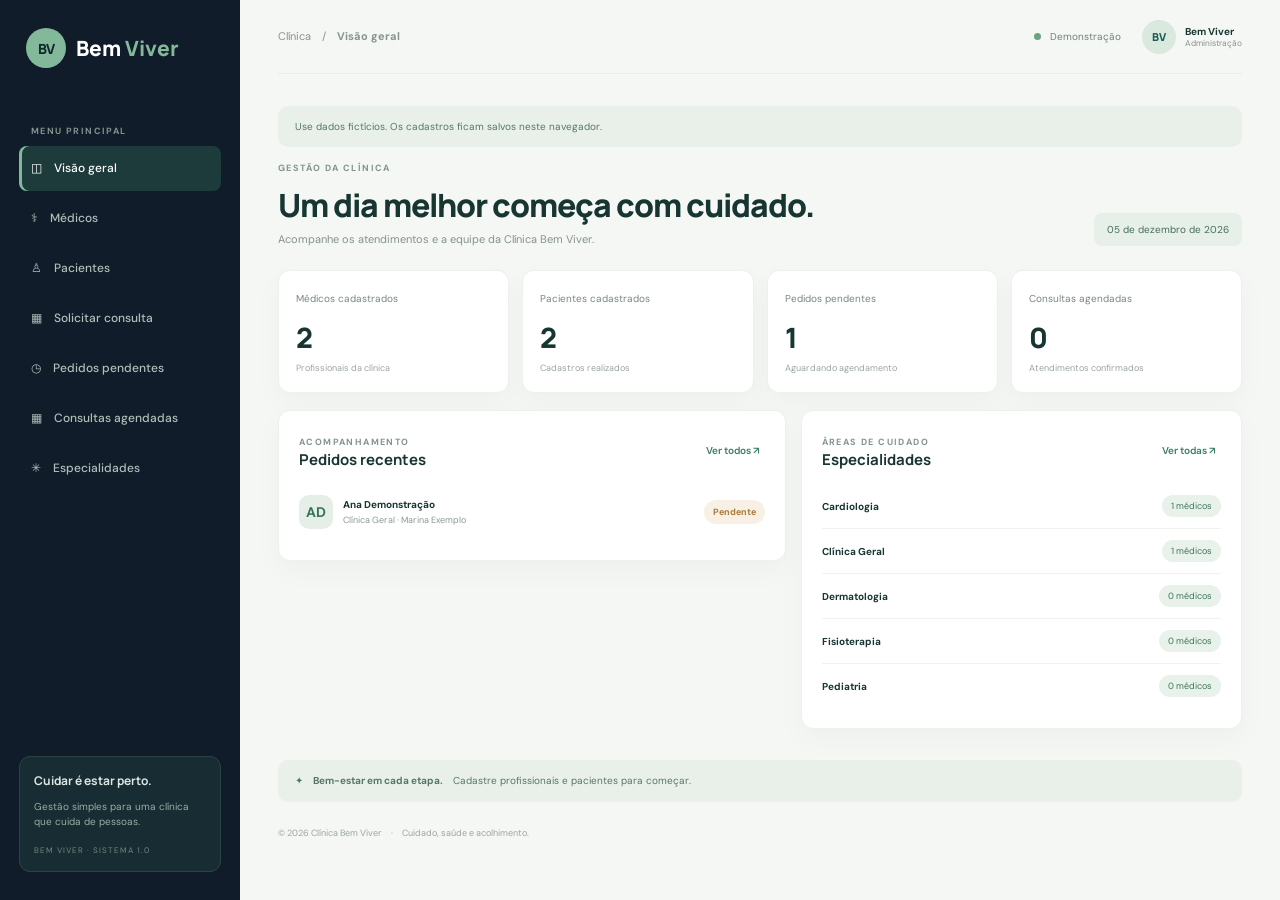
<file: index.html>
<!DOCTYPE html>
<html lang="pt-BR" data-origem="navegador">
<head>
    <meta charset="UTF-8">
    <meta name="viewport" content="width=device-width, initial-scale=1">
    <title>Clínica Bem Viver</title>

    <link rel="preconnect" href="https://fonts.googleapis.com">
    <link href="https://fonts.googleapis.com/css2?family=DM+Sans:wght@400;500;600;700&family=Manrope:wght@500;600;700;800&display=swap" rel="stylesheet">

    <link rel="stylesheet" href="./css/style.css">
    <script src="./js/script.js" defer></script>
</head>

<body>

    <aside class="sidebar" id="sidebar">

        <a class="brand" href="#">
            <span class="logo">BV</span>
            <span class="brand-name">
                <span>Bem</span>
                <span class="light">Viver</span>
            </span>
        </a>

        <p class="label">MENU PRINCIPAL</p>

        <nav>
            <button class="nav active" aria-current="page" data-page="inicio">◫　Visão geral</button>
            <button class="nav" data-page="medicos">⚕　Médicos</button>
            <button class="nav" data-page="pacientes">♙　Pacientes</button>
            <button class="nav" data-page="consultas">▦　Solicitar consulta</button>
            <button class="nav" data-page="pendentes">◷　Pedidos pendentes</button>
            <button class="nav" data-page="agendadas">▦　Consultas agendadas</button>
            <button class="nav" data-page="especialidades">✳　Especialidades</button>
        </nav>

        <div class="aside-bottom">
            <b>Cuidar é estar perto.</b>
            <p>Gestão simples para uma clínica que cuida de pessoas.</p>
            <small>BEM VIVER · SISTEMA 1.0</small>
        </div>

    </aside>

    <main>

        <header>
            <button id="menu" class="menu" type="button" aria-label="Menu" aria-controls="sidebar" aria-expanded="false">☰</button>

            <div class="crumb">
                Clínica　/　<b id="crumb">Visão geral</b>
            </div>

            <div class="data-state">
                <i id="dot"></i>
                <span id="dataStatus" aria-live="polite">Carregando…</span>
                <b class="avatar">BV</b>

                <span class="user">
                    Bem Viver
                    <small>Administração</small>
                </span>
            </div>
        </header>

        <p class="note" id="dataNote">Use dados fictícios. Os cadastros ficam salvos neste navegador.</p>

        <!-- VISÃO GERAL -->

        <section id="inicio" class="page show">

            <div class="heading">
                <div>
                    <small class="eyebrow">GESTÃO DA CLÍNICA</small>
                    <h1>Um dia melhor começa com cuidado.</h1>
                    <p>Acompanhe os atendimentos e a equipe da Clínica Bem Viver.</p>
                </div>

                <span class="date" id="today"></span>
            </div>

            <div class="stats">

                <article>
                    <span>Médicos cadastrados</span>
                    <b id="nMed">—</b>
                    <small>Profissionais da clínica</small>
                </article>

                <article>
                    <span>Pacientes cadastrados</span>
                    <b id="nPac">—</b>
                    <small>Cadastros realizados</small>
                </article>

                <article>
                    <span>Pedidos pendentes</span>
                    <b id="nPen">—</b>
                    <small>Aguardando agendamento</small>
                </article>

                <article>
                    <span>Consultas agendadas</span>
                    <b id="nAge">—</b>
                    <small>Atendimentos confirmados</small>
                </article>

            </div>

            <div class="columns">

                <article class="panel">

                    <div class="panel-title">
                        <div>
                            <small class="eyebrow">ACOMPANHAMENTO</small>
                            <h2>Pedidos recentes</h2>
                        </div>

                        <button class="link" data-go="pendentes">Ver todos ↗</button>
                    </div>

                    <div id="recent"></div>

                </article>

                <article class="panel">

                    <div class="panel-title">
                        <div>
                            <small class="eyebrow">ÁREAS DE CUIDADO</small>
                            <h2>Especialidades</h2>
                        </div>

                        <button class="link" data-go="especialidades">Ver todas ↗</button>
                    </div>

                    <div id="summary"></div>

                </article>

            </div>

            <div class="note">
                ✦　<b>Bem-estar em cada etapa.</b>　Cadastre profissionais e pacientes para começar.
            </div>

        </section>

        <!-- MÉDICOS -->

        <section id="medicos" class="page">

            <div class="heading">
                <div>
                    <small class="eyebrow">CORPO CLÍNICO</small>
                    <h1>Médicos</h1>
                    <p>Cadastre profissionais e consulte suas especialidades.</p>
                </div>
            </div>

            <div class="columns">

                <article class="panel">

                    <h2>Cadastrar médico</h2>
                    <p class="sub">Preencha os dados do profissional.</p>

                    <form id="doctorForm" class="form" autocomplete="off">

                        <label>
                            Nome completo
                            <input name="nome" maxlength="150" required>
                        </label>

                        <label>
                            CRM
                            <input name="crm" maxlength="30" required>
                        </label>

                        <label>
                            E-mail
                            <input name="email" type="email" maxlength="150" required>
                        </label>

                        <label>
                            Telefone
                            <input name="telefone" type="tel" maxlength="20" required>
                        </label>

                        <label>
                            Especialidade
                            <select name="id_especialidades" id="specialtySelect" required></select>
                        </label>

                        <label>
                            Minicurrículo <small>opcional</small>
                            <textarea name="minicurriculo" rows="3" maxlength="500"></textarea>
                        </label>

                        <button type="submit" class="primary">Salvar médico</button>

                        <span id="doctorMsg" class="msg"></span>

                    </form>

                </article>

                <article class="panel">

                    <div class="panel-title">
                        <h2>Profissionais disponíveis</h2>
                        <span class="pill" id="doctorCount">0</span>
                    </div>

                    <div id="doctors"></div>

                </article>

            </div>

        </section>

        <!-- PACIENTES -->

        <section id="pacientes" class="page">

            <div class="heading">
                <div>
                    <small class="eyebrow">ACOLHIMENTO</small>
                    <h1>Pacientes</h1>
                    <p>Cadastre e consulte os pacientes da clínica.</p>
                </div>
            </div>

            <div class="columns">

                <article class="panel">

                    <h2>Novo paciente</h2>
                    <p class="sub">Dados para identificação e contato.</p>

                    <form id="patientForm" class="form" autocomplete="off">

                        <label>
                            Nome completo
                            <input name="nome" maxlength="150" required>
                        </label>

                        <label>
                            CPF
                            <input name="cpf" inputmode="numeric" required maxlength="14" pattern="[0-9]{11}|[0-9]{3}\.[0-9]{3}\.[0-9]{3}-[0-9]{2}" title="Informe 11 números" placeholder="000.000.000-00">
                        </label>

                        <label>
                            Data de nascimento
                            <input name="data_nascimento" type="date" required>
                        </label>

                        <label>
                            E-mail
                            <input name="email" type="email" maxlength="150" required>
                        </label>

                        <label>
                            Telefone
                            <input name="telefone" type="tel" maxlength="20" required>
                        </label>

                        <button type="submit" class="primary">Cadastrar paciente</button>

                        <span id="patientMsg" class="msg"></span>

                    </form>

                </article>

                <article class="panel">

                    <div class="panel-title">
                        <h2>Pacientes cadastrados</h2>
                        <span class="pill" id="patientCount">0</span>
                    </div>

                    <div id="patients" class="tablebox"></div>

                </article>

            </div>

        </section>

        <!-- CONSULTAS -->

        <section id="consultas" class="page">

            <div class="heading">
                <div>
                    <small class="eyebrow">AGENDAMENTO</small>
                    <h1>Solicitar consulta</h1>
                    <p>Registre um pedido escolhendo paciente e médico.</p>
                </div>
            </div>

            <article class="panel narrow">

                <div class="panel-title">

                    <div>
                        <h2>Novo pedido de consulta</h2>
                        <p class="sub">O pedido será criado com status pendente.</p>
                    </div>

                    <span class="status pendente">Pendente</span>

                </div>

                <form id="appointmentForm" class="form" autocomplete="off">

                    <label>
                        Paciente
                        <select name="id_paciente" id="patientSelect" required></select>
                    </label>

                    <label>
                        Médico
                        <select name="id_profissional" id="doctorSelect" required></select>
                    </label>

                    <label>
                        Especialidade
                        <input id="chosenSpecialty" readonly>
                    </label>

                    <label>
                        Observações <small>opcional</small>
                        <textarea name="observacoes" rows="3" maxlength="500"></textarea>
                    </label>

                    <button type="submit" class="primary">Enviar solicitação</button>

                    <span id="appointmentMsg" class="msg confirmation-box"></span>

                </form>

            </article>

        </section>

        <!-- PEDIDOS PENDENTES -->

        <section id="pendentes" class="page">

            <div class="heading">
                <div>
                    <small class="eyebrow">CENTRAL DE ATENDIMENTO</small>
                    <h1>Pedidos pendentes</h1>
                    <p>Solicitações aguardando confirmação de data e horário.</p>
                </div>

                <button type="button" class="secondary" id="refresh">↻ Atualizar lista</button>

            </div>

            <div id="pending" class="pending-grid"></div>

        </section>

        <!-- CONSULTAS AGENDADAS -->

        <section id="agendadas" class="page">

            <div class="heading">
                <div>
                    <small class="eyebrow">AGENDA DA CLÍNICA</small>
                    <h1>Consultas agendadas</h1>
                    <p>Consulte, edite ou exclua os atendimentos confirmados.</p>
                </div>
            </div>

            <article class="panel">
                <h2>Lista de consultas</h2>
                <div id="appointments" class="tablebox"></div>
            </article>

        </section>

        <!-- ESPECIALIDADES -->

        <section id="especialidades" class="page">

            <div class="heading">
                <div>
                    <small class="eyebrow">ÁREAS DE CUIDADO</small>
                    <h1>Especialidades</h1>
                    <p>Especialidades disponíveis para cadastro do corpo clínico.</p>
                </div>
            </div>

            <article class="panel narrow">
                <h2>Cadastrar especialidade</h2>
                <form id="specialtyForm" class="form" autocomplete="off">
                    <label>Nome <input name="nome" maxlength="100" required></label>
                    <label>Descrição <textarea name="descricao" rows="2" maxlength="255"></textarea></label>
                    <button type="submit" class="primary">Salvar especialidade</button>
                    <span id="specialtyMsg" class="msg"></span>
                </form>
            </article>

            <div id="specialties" class="specialty-grid"></div>

        </section>

        <footer>
            © 2026 Clínica Bem Viver　·　Cuidado, saúde e acolhimento.
        </footer>

    </main>

    <!-- MENSAGENS DO SISTEMA -->

    <dialog id="editor" aria-labelledby="editorTitle">
        <form id="editorForm" class="form" autocomplete="off">
            <h2 id="editorTitle"></h2>
            <div id="editorFields" class="form"></div>
            <p id="editorMsg" class="msg" aria-live="polite" hidden></p>
            <div class="editor-actions">
                <button type="button" id="editorCancel" class="secondary">Cancelar</button>
                <button type="submit" id="editorSave" class="primary">Salvar</button>
            </div>
        </form>
    </dialog>

    <template id="agendaFields">
        <label>
            Status
            <select name="status" required>
                <option value="pendente">Pendente</option>
                <option value="agendada">Agendada</option>
                <option value="cancelada">Cancelada</option>
                <option value="concluida">Concluída</option>
            </select>
        </label>
        <label>Data da consulta <input name="data_consulta" type="date"></label>
        <label>Horário da consulta <input name="horario_consulta" type="time" step="1"></label>
    </template>

    <div id="toast" class="toast" role="status"></div>


</body>
</html>
</file>
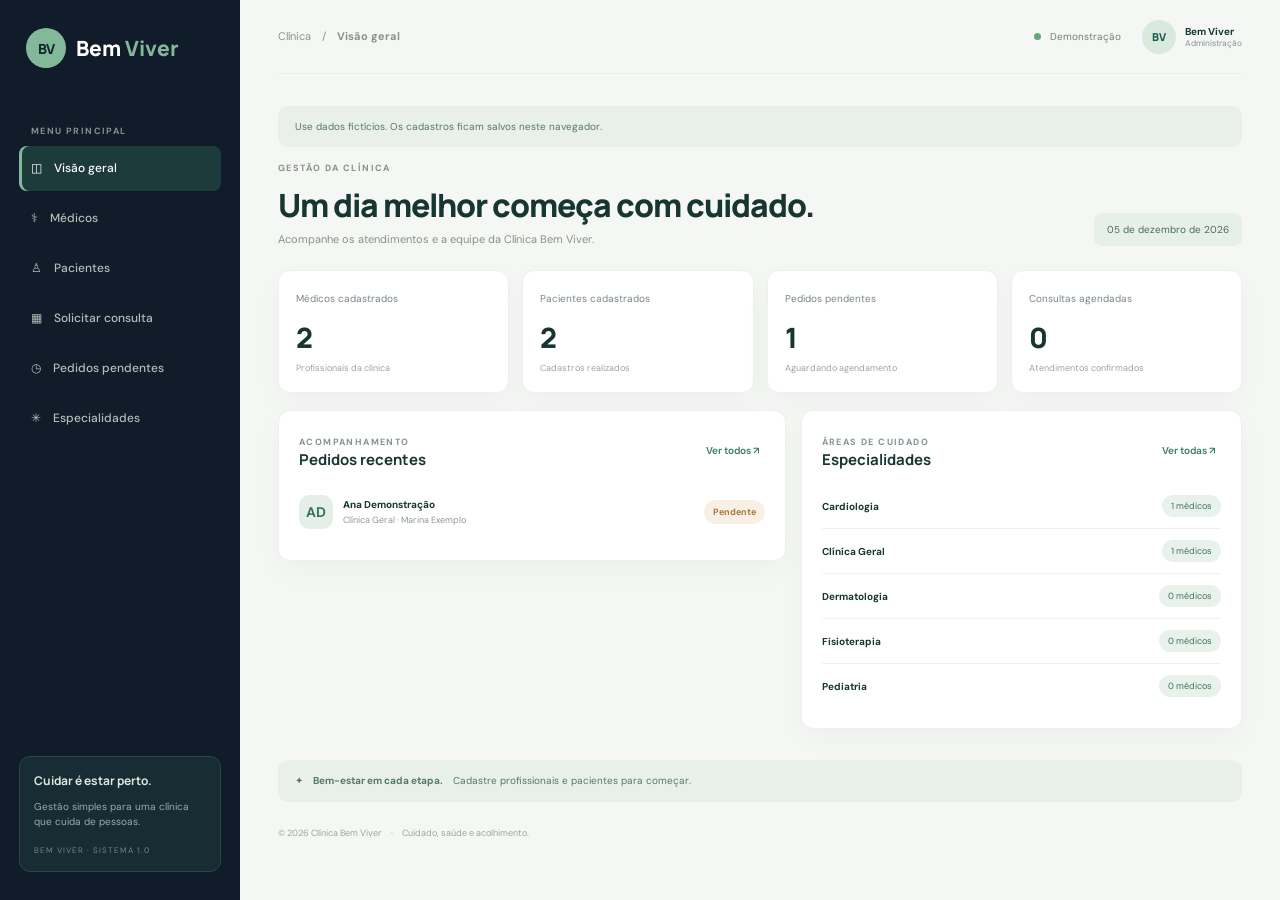
<file: parte3/index.html>
<!DOCTYPE html>
<html lang="pt-BR">
<head>
    <meta charset="UTF-8">
    <meta name="viewport" content="width=device-width, initial-scale=1">
    <title>Clínica Bem Viver</title>

    <link rel="preconnect" href="https://fonts.googleapis.com">
    <link href="https://fonts.googleapis.com/css2?family=DM+Sans:wght@400;500;600;700&family=Manrope:wght@500;600;700;800&display=swap" rel="stylesheet">

    <link rel="stylesheet" href="css/style.css">
</head>

<body>

    <aside class="sidebar" id="sidebar">

        <a class="brand" href="#">
            <span class="logo">BV</span>
            <span class="brand-name">
                <span>Bem</span>
                <span class="light">Viver</span>
            </span>
        </a>

        <p class="label">MENU PRINCIPAL</p>

        <nav>
            <button class="nav active" data-page="inicio">◫　Visão geral</button>
            <button class="nav" data-page="medicos">⚕　Médicos</button>
            <button class="nav" data-page="pacientes">♙　Pacientes</button>
            <button class="nav" data-page="consultas">▦　Solicitar consulta</button>
            <button class="nav" data-page="pendentes">◷　Pedidos pendentes</button>
            <button class="nav" data-page="especialidades">✳　Especialidades</button>
        </nav>

        <div class="aside-bottom">
            <b>Cuidar é estar perto.</b>
            <p>Gestão simples para uma clínica que cuida de pessoas.</p>
            <small>BEM VIVER · SISTEMA 1.0</small>
        </div>

    </aside>

    <main>

        <header>
            <button id="menu" class="menu">☰</button>

            <div class="crumb">
                Clínica　/　<b id="crumb">Visão geral</b>
            </div>

            <div class="data-state">
                <i id="dot"></i>
                <span id="dataStatus" aria-live="polite">Carregando…</span>
                <b class="avatar">BV</b>

                <span class="user">
                    Bem Viver
                    <small>Administração</small>
                </span>
            </div>
        </header>

        <p class="note">Use dados fictícios. Os cadastros ficam salvos neste navegador.</p>

        <!-- VISÃO GERAL -->

        <section id="inicio" class="page show">

            <div class="heading">
                <div>
                    <small class="eyebrow">GESTÃO DA CLÍNICA</small>
                    <h1>Um dia melhor começa com cuidado.</h1>
                    <p>Acompanhe os atendimentos e a equipe da Clínica Bem Viver.</p>
                </div>

                <span class="date" id="today"></span>
            </div>

            <div class="stats">

                <article>
                    <span>Médicos cadastrados</span>
                    <b id="nMed">—</b>
                    <small>Profissionais da clínica</small>
                </article>

                <article>
                    <span>Pacientes cadastrados</span>
                    <b id="nPac">—</b>
                    <small>Cadastros realizados</small>
                </article>

                <article>
                    <span>Pedidos pendentes</span>
                    <b id="nPen">—</b>
                    <small>Aguardando agendamento</small>
                </article>

                <article>
                    <span>Consultas agendadas</span>
                    <b id="nAge">—</b>
                    <small>Atendimentos confirmados</small>
                </article>

            </div>

            <div class="columns">

                <article class="panel">

                    <div class="panel-title">
                        <div>
                            <small class="eyebrow">ACOMPANHAMENTO</small>
                            <h2>Pedidos recentes</h2>
                        </div>

                        <button class="link" data-go="pendentes">Ver todos ↗</button>
                    </div>

                    <div id="recent"></div>

                </article>

                <article class="panel">

                    <div class="panel-title">
                        <div>
                            <small class="eyebrow">ÁREAS DE CUIDADO</small>
                            <h2>Especialidades</h2>
                        </div>

                        <button class="link" data-go="especialidades">Ver todas ↗</button>
                    </div>

                    <div id="summary"></div>

                </article>

            </div>

            <div class="note">
                ✦　<b>Bem-estar em cada etapa.</b>　Cadastre profissionais e pacientes para começar.
            </div>

        </section>

        <!-- MÉDICOS -->

        <section id="medicos" class="page">

            <div class="heading">
                <div>
                    <small class="eyebrow">CORPO CLÍNICO</small>
                    <h1>Médicos</h1>
                    <p>Cadastre profissionais e consulte suas especialidades.</p>
                </div>
            </div>

            <div class="columns">

                <article class="panel">

                    <h2>Cadastrar médico</h2>
                    <p class="sub">Preencha os dados do profissional.</p>

                    <form id="doctorForm" class="form" autocomplete="off">

                        <label>
                            Nome completo
                            <input name="nome" maxlength="150" required>
                        </label>

                        <label>
                            CRM
                            <input name="crm" maxlength="30" required>
                        </label>

                        <label>
                            E-mail
                            <input name="email" type="email" maxlength="150" required>
                        </label>

                        <label>
                            Telefone
                            <input name="telefone" type="tel" maxlength="20" required>
                        </label>

                        <label>
                            Especialidade
                            <select name="id_especialidades" id="specialtySelect" required></select>
                        </label>

                        <label>
                            Minicurrículo <small>opcional</small>
                            <textarea name="minicurriculo" rows="3" maxlength="500"></textarea>
                        </label>

                        <button type="submit" class="primary">Salvar médico</button>

                        <span id="doctorMsg" class="msg"></span>

                    </form>

                </article>

                <article class="panel">

                    <div class="panel-title">
                        <h2>Profissionais disponíveis</h2>
                        <span class="pill" id="doctorCount">0</span>
                    </div>

                    <div id="doctors"></div>

                </article>

            </div>

        </section>

        <!-- PACIENTES -->

        <section id="pacientes" class="page">

            <div class="heading">
                <div>
                    <small class="eyebrow">ACOLHIMENTO</small>
                    <h1>Pacientes</h1>
                    <p>Cadastre e consulte os pacientes da clínica.</p>
                </div>
            </div>

            <div class="columns">

                <article class="panel">

                    <h2>Novo paciente</h2>
                    <p class="sub">Dados para identificação e contato.</p>

                    <form id="patientForm" class="form" autocomplete="off">

                        <label>
                            Nome completo
                            <input name="nome" maxlength="150" required>
                        </label>

                        <label>
                            CPF
                            <input name="cpf" inputmode="numeric" required maxlength="14" placeholder="000.000.000-00">
                        </label>

                        <label>
                            Data de nascimento
                            <input name="data_nascimento" type="date" required>
                        </label>

                        <label>
                            E-mail
                            <input name="email" type="email" maxlength="150" required>
                        </label>

                        <label>
                            Telefone
                            <input name="telefone" type="tel" maxlength="20" required>
                        </label>

                        <button type="submit" class="primary">Cadastrar paciente</button>

                        <span id="patientMsg" class="msg"></span>

                    </form>

                </article>

                <article class="panel">

                    <div class="panel-title">
                        <h2>Pacientes cadastrados</h2>
                        <span class="pill" id="patientCount">0</span>
                    </div>

                    <div id="patients" class="tablebox"></div>

                </article>

            </div>

        </section>

        <!-- CONSULTAS -->

        <section id="consultas" class="page">

            <div class="heading">
                <div>
                    <small class="eyebrow">AGENDAMENTO</small>
                    <h1>Solicitar consulta</h1>
                    <p>Registre um pedido escolhendo paciente e médico.</p>
                </div>
            </div>

            <article class="panel narrow">

                <div class="panel-title">

                    <div>
                        <h2>Novo pedido de consulta</h2>
                        <p class="sub">O pedido será criado com status pendente.</p>
                    </div>

                    <span class="status pendente">Pendente</span>

                </div>

                <form id="appointmentForm" class="form" autocomplete="off">

                    <label>
                        Paciente
                        <select name="id_paciente" id="patientSelect" required></select>
                    </label>

                    <label>
                        Médico
                        <select name="id_profissional" id="doctorSelect" required></select>
                    </label>

                    <label>
                        Especialidade
                        <input id="chosenSpecialty" readonly>
                    </label>

                    <label>
                        Observações <small>opcional</small>
                        <textarea name="observacoes" rows="3" maxlength="500"></textarea>
                    </label>

                    <button type="submit" class="primary">Enviar solicitação</button>

                    <span id="appointmentMsg" class="msg confirmation-box"></span>

                </form>

            </article>

            <article class="panel">

                <h2>Consultas registradas</h2>

                <div id="appointments" class="tablebox"></div>

            </article>

        </section>

        <!-- PEDIDOS PENDENTES -->

        <section id="pendentes" class="page">

            <div class="heading">
                <div>
                    <small class="eyebrow">CENTRAL DE ATENDIMENTO</small>
                    <h1>Pedidos pendentes</h1>
                    <p>Solicitações aguardando confirmação de data e horário.</p>
                </div>

                <button type="button" class="secondary" id="refresh">↻ Atualizar lista</button>

            </div>

            <div id="pending" class="pending-grid"></div>

        </section>

        <!-- ESPECIALIDADES -->

        <section id="especialidades" class="page">

            <div class="heading">
                <div>
                    <small class="eyebrow">ÁREAS DE CUIDADO</small>
                    <h1>Especialidades</h1>
                    <p>Especialidades disponíveis para cadastro do corpo clínico.</p>
                </div>
            </div>

            <div id="specialties" class="specialty-grid"></div>

        </section>

        <footer>
            © 2026 Clínica Bem Viver　·　Cuidado, saúde e acolhimento.
        </footer>

    </main>

    <!-- MENSAGENS DO SISTEMA -->

    <div id="toast" class="toast" role="status"></div>

    <script src="js/banco.js" defer></script>
    <script src="js/script.js" defer></script>

</body>
</html>
</file>
<file: css/style.css>
:root {
    --navy: #101c29;
    --ink: #173632;
    --teal: #155b55;
    --sage: #83b99a;
    --mint: #e5f0e8;
    --paper: #f4f7f4;
    --muted: #84928b;
    --line: #e7ede8;
}

* {
    box-sizing: border-box;
}

body {
    margin: 0;
    background: var(--paper);
    color: var(--ink);
    font: 14px 'DM Sans', sans-serif;
}

/* Barra lateral e logo */

.sidebar {
    position: fixed;
    inset: 0 auto 0 0;
    width: 240px;
    background: var(--navy);
    color: #dce7e2;
    padding: 28px 19px;
    display: flex;
    flex-direction: column;
    z-index: 5;
}

.brand {
    display: flex;
    align-items: center;
    gap: 10px;
    text-decoration: none;
    color: white;
    font: 800 21px Manrope;
    margin: 0 7px 48px;
}

.logo {
    width: 40px;
    height: 40px;
    border-radius: 50%;
    background: var(--sage);
    color: #102c2a;
    display: grid;
    place-items: center;
    font: 800 14px Manrope;
    letter-spacing: -1px;
}

.brand-name {
    display: flex;
    gap: 4px;
}

.light {
    color: var(--sage);
    font-weight: 800;
}

.label,
.eyebrow {
    font-size: 9px;
    font-weight: 700;
    letter-spacing: 1.4px;
    color: #82948d;
}

.label {
    padding-left: 12px;
}

.sidebar nav {
    display: grid;
    gap: 5px;
}

.nav {
    border: 0;
    background: none;
    text-align: left;
    color: #afc0b9;
    padding: 14px 12px;
    border-radius: 8px;
    cursor: pointer;
    font: 500 12px 'DM Sans';
}

.nav:hover,
.nav.active {
    background: #1c3b3a;
    color: white;
    box-shadow: inset 3px 0 var(--sage);
}

.aside-bottom {
    margin-top: auto;
    border: 1px solid #2c4544;
    background: #172d33;
    border-radius: 11px;
    padding: 14px;
}

.aside-bottom b {
    font: 700 12px Manrope;
}

.aside-bottom p {
    font-size: 10px;
    line-height: 1.5;
    color: #9aada5;
}

.aside-bottom small {
    font-size: 8px;
    letter-spacing: 1px;
    color: #6f897f;
}

/* Conteúdo principal */

main {
    margin-left: 240px;
    padding: 0 38px;
    max-width: 1650px;
}

header {
    height: 74px;
    display: flex;
    align-items: center;
    justify-content: space-between;
    border-bottom: 1px solid var(--line);
    margin-bottom: 32px;
}

.crumb {
    font-size: 11px;
    color: #87948d;
}

.data-state {
    display: flex;
    align-items: center;
    gap: 9px;
    font-size: 10px;
    color: #71817a;
}

#dot {
    width: 7px;
    height: 7px;
    border-radius: 50%;
    background: #d0a35e;
}

.data-state.online #dot {
    background: #65a77c;
}

.avatar {
    margin-left: 12px;
    width: 34px;
    height: 34px;
    border-radius: 50%;
    background: #d9e9de;
    color: #1c5b50;
    display: grid;
    place-items: center;
    font: 800 11px Manrope;
}

.user {
    font-weight: 700;
    color: var(--ink);
}

.user small {
    display: block;
    font-weight: 400;
    color: var(--muted);
}

.menu {
    display: none;
}

/* Páginas e títulos */

.page {
    display: none;
}

.page.show {
    display: block;
}

.heading {
    display: flex;
    justify-content: space-between;
    align-items: flex-end;
    gap: 15px;
    margin-bottom: 24px;
}

.heading h1 {
    font: 800 clamp(24px, 3vw, 32px) Manrope;
    letter-spacing: -1px;
    margin: 8px 0 5px;
}

.heading p,
.sub {
    font-size: 11px;
    color: var(--muted);
    margin: 0;
}

.date {
    background: #e6efe8;
    color: #476e5b;
    border-radius: 8px;
    padding: 10px 13px;
    font-size: 10px;
}

/* Indicadores e painéis */

.stats {
    display: grid;
    grid-template-columns: repeat(4, 1fr);
    gap: 13px;
    margin-bottom: 17px;
}

.stats article,
.panel,
.pending-card,
.specialty-card {
    background: white;
    border: 1px solid #edf0ed;
    border-radius: 12px;
    box-shadow: 0 10px 30px #142d2708;
}

.stats article {
    padding: 17px;
}

.stats span {
    font-size: 10px;
    color: #788780;
}

.stats b {
    display: block;
    font: 800 28px Manrope;
    margin: 12px 0 1px;
}

.stats small {
    font-size: 9px;
    color: #9aa69f;
}

.columns {
    display: grid;
    grid-template-columns: 1.15fr 1fr;
    gap: 15px;
    align-items: start;
}

.panel {
    padding: 20px;
    margin-bottom: 15px;
    min-width: 0;
}

.panel h2 {
    font: 700 15px Manrope;
    margin: 4px 0 7px;
}

.panel-title {
    display: flex;
    justify-content: space-between;
    align-items: center;
    margin-bottom: 14px;
}

.panel-title h2 {
    margin: 0;
}

.link {
    border: 0;
    background: none;
    color: #397b69;
    font: 600 10px 'DM Sans';
    cursor: pointer;
}

.row {
    display: flex;
    align-items: center;
    gap: 10px;
    padding: 11px 0;
    border-bottom: 1px solid #eff2ef;
}

.row:last-child {
    border: 0;
}

.initial {
    width: 34px;
    height: 34px;
    border-radius: 10px;
    background: #e5efe8;
    color: #38735d;
    display: grid;
    place-items: center;
    font-weight: 700;
}

.row-info {
    flex: 1;
    min-width: 0;
}

.row-info b,
.row-info small {
    display: block;
}

.row-info b {
    font-size: 10px;
}

.row-info small {
    font-size: 9px;
    color: #8b9992;
    margin-top: 3px;
}

.pill {
    background: #e9f1eb;
    color: #3c765e;
    padding: 5px 9px;
    border-radius: 20px;
    font-size: 9px;
}

.note {
    background: #e8f0e9;
    padding: 14px 17px;
    border-radius: 10px;
    margin-top: 16px;
    color: #557866;
    font-size: 10px;
}

/* Formulários */

.form {
    display: grid;
    gap: 12px;
    margin-top: 16px;
}

.form label {
    display: grid;
    gap: 6px;
    font-size: 10px;
    font-weight: 600;
    color: #51665d;
}

.form label small {
    display: inline;
    color: #9aa79f;
    font-weight: 400;
}

.form input,
.form select,
.form textarea,
.schedule input {
    width: 100%;
    border: 1px solid #e3eae5;
    border-radius: 7px;
    padding: 10px 11px;
    background: #fbfcfb;
    color: #213b34;
    font: 11px 'DM Sans';
    outline: none;
}

.form input:focus,
.form select:focus,
.form textarea:focus {
    border-color: #80b39a;
    box-shadow: 0 0 0 3px #e6f1e9;
}

.form textarea {
    resize: vertical;
}

.primary,
.secondary {
    border: 0;
    border-radius: 7px;
    padding: 11px 14px;
    font: 700 10px 'DM Sans';
    cursor: pointer;
}

.primary {
    background: var(--teal);
    color: white;
}

.primary:disabled {
    cursor: wait;
    opacity: .65;
}

.secondary {
    background: #e4eee7;
    color: #376b57;
}

.msg {
    font-size: 10px;
    color: #3d8061;
}

.msg.error {
    color: #b35d51;
}

/* Médicos */

.doctor {
    display: flex;
    gap: 10px;
    padding: 12px 0;
    border-bottom: 1px solid #eff2ef;
}

.doctor b,
.doctor small {
    display: block;
}

.doctor b {
    font-size: 10px;
}

.doctor small {
    font-size: 9px;
    color: #87958e;
    margin-top: 4px;
    line-height: 1.5;
}

.tag {
    display: inline-block;
    background: #edf4ef;
    color: #4d8066;
    padding: 4px 7px;
    border-radius: 5px;
    font-size: 9px;
    margin-top: 6px;
}

/* Tabelas */

.tablebox {
    overflow: auto;
}

table {
    width: 100%;
    border-collapse: collapse;
    white-space: nowrap;
}

th {
    font-size: 9px;
    color: #8a9891;
    text-align: left;
    padding: 10px 8px;
    border-bottom: 1px solid var(--line);
}

td {
    font-size: 10px;
    padding: 11px 8px;
    border-bottom: 1px solid #eff2ef;
    color: #4c6158;
}

/* Status e agendamentos */

.narrow {
    max-width: 720px;
}

.status {
    font-size: 9px;
    font-weight: 700;
    padding: 6px 9px;
    border-radius: 20px;
}

.pendente {
    background: #f8f0e4;
    color: #a97939;
}

.agendada {
    background: #e3f1e9;
    color: #39785b;
}

.cancelada {
    background: #f8e9e7;
    color: #a45b52;
}

.concluida {
    background: #e9edf0;
    color: #5b707a;
}

.pending-grid,
.specialty-grid {
    display: grid;
    grid-template-columns: repeat(2, minmax(0, 1fr));
    gap: 14px;
}

.pending-card,
.specialty-card {
    padding: 18px;
}

.pending-card h3 {
    font: 700 13px Manrope;
    margin: 0 0 5px;
}

.pending-card p {
    font-size: 10px;
    color: #85928b;
}

.meta {
    display: grid;
    grid-template-columns: 1fr 1fr;
    gap: 8px;
    background: #f7f9f7;
    padding: 10px;
    border-radius: 8px;
}

.meta small,
.meta b {
    display: block;
}

.meta small {
    font-size: 8px;
    color: #91a098;
}

.meta b {
    font-size: 10px;
    margin-top: 4px;
}

.schedule {
    display: grid;
    grid-template-columns: 1fr 1fr auto;
    gap: 8px;
    align-items: end;
    margin-top: 12px;
}

.schedule label {
    font-size: 9px;
    color: #7d8b84;
}

.schedule input {
    display: block;
    margin-top: 5px;
}

/* Especialidades */

.specialty-grid {
    grid-template-columns: repeat(3, 1fr);
}

.specialty-card h3 {
    font: 700 13px Manrope;
}

.specialty-card p {
    font-size: 10px;
    color: #85928b;
    line-height: 1.6;
}

.symbol {
    width: 36px;
    height: 36px;
    border-radius: 10px;
    background: #e5f0e8;
    color: #36765c;
    display: grid;
    place-items: center;
    font-size: 17px;
}

/* Mensagens e rodapé */

.empty {
    padding: 20px;
    text-align: center;
    color: #9aa69f;
    font-size: 10px;
}

footer {
    padding: 25px 0;
    color: #9aa69f;
    font-size: 9px;
}

.toast {
    position: fixed;
    bottom: 22px;
    right: 22px;
    background: #183b34;
    color: white;
    padding: 13px 17px;
    border-radius: 8px;
    font-size: 11px;
    opacity: 0;
    transform: translateY(8px);
    transition: .2s;
    pointer-events: none;
}

.toast.show {
    opacity: 1;
    transform: none;
}

.toast.error {
    background: #9b5149;
}

/* Telas menores */

@media (max-width: 1000px) {
    main {
        padding: 0 22px;
    }

    .sidebar {
        width: 215px;
    }

    main {
        margin-left: 215px;
    }

    .stats {
        grid-template-columns: repeat(2, 1fr);
    }

    .columns {
        grid-template-columns: 1fr;
    }

    .specialty-grid {
        grid-template-columns: repeat(2, 1fr);
    }
}

@media (max-width: 700px) {
    .sidebar {
        transform: translateX(-100%);
        transition: .2s;
        width: 245px;
    }

    .sidebar.open {
        transform: none;
        box-shadow: 10px 0 35px #101c2940;
    }

    main {
        margin: 0;
        padding: 0 15px;
    }

    header {
        height: 64px;
        margin-bottom: 22px;
    }

    .menu {
        display: block;
        border: 0;
        background: #e6efe8;
        padding: 8px;
        border-radius: 7px;
        color: #315f50;
    }

    .crumb {
        margin-right: auto;
        margin-left: 10px;
    }

    .user {
        display: none;
    }

    .heading {
        align-items: flex-start;
        flex-direction: column;
    }

    .heading h1 {
        font-size: 25px;
    }

    .columns {
        display: block;
    }

    .pending-grid {
        grid-template-columns: 1fr;
    }

    .specialty-grid {
        grid-template-columns: 1fr 1fr;
    }

    .schedule {
        grid-template-columns: 1fr 1fr;
    }

    .schedule button {
        grid-column: 1 / -1;
    }

    .stats article {
        padding: 13px;
    }

    .stats b {
        font-size: 23px;
    }
}

@media (max-width: 380px) {
    .specialty-grid {
        grid-template-columns: 1fr;
    }
}


/* BOTÕES DE AÇÃO */
.actions {
    display: flex;
    flex-wrap: wrap;
    gap: 8px;
    margin-top: 12px;
}

.actions button {
    border: none;
    border-radius: 7px;
    padding: 8px 13px;
    cursor: pointer;
    font-size: 13px;
    font-weight: 600;
    transition: .2s;
}

.action-edit {
    background: #e5f0e8;
    color: #155b55;
}

.action-edit:hover {
    background: #cde3d4;
}

.action-delete {
    background: #fde8e7;
    color: #b42318;
}

.action-delete:hover {
    background: #fbd1ce;
}

/* CONTEÚDO DOS MÉDICOS */
.doctor-content {
    display: flex;
    flex-direction: column;
    gap: 7px;
    min-width: 0;
}

/* CONFIRMAÇÃO DE CONSULTA */
.confirmation-box {
    margin-top: 12px;
    padding: 12px 15px;
    border-radius: 8px;
    background: #e5f0e8;
    color: #155b55;
    font-weight: 600;
    font-size: 14px;
}

.confirmation-box:empty {
    display: none;
}

/* MENSAGENS DE ERRO */
.msg.error {
    color: #b42318;
}

/* TABELAS */
#appointments,
#patients {
    width: 100%;
    overflow-x: auto;
}

#appointments table,
#patients table {
    width: 100%;
    border-collapse: collapse;
}

#appointments th,
#appointments td,
#patients th,
#patients td {
    padding: 12px;
    text-align: left;
    border-bottom: 1px solid var(--line);
}

#appointments th,
#patients th {
    color: var(--muted);
    font-size: 11px;
    letter-spacing: .5px;
}

#appointments td,
#patients td {
    font-size: 13px;
}

#appointments .actions,
#patients .actions {
    margin-top: 0;
}

/* Edição */
#editor {
    width: min(470px, calc(100% - 32px));
    max-height: calc(100% - 40px);
    padding: 22px;
    border: 1px solid var(--line);
    border-radius: 14px;
    color: inherit;
}

#editor::backdrop {
    background: rgb(24 59 52 / .55);
}

#editorTitle,
#editorMsg {
    margin: 0;
}

.editor-actions {
    display: flex;
    flex-wrap: wrap;
    justify-content: flex-end;
    gap: 8px;
}
</file>
<file: parte3/css/style.css>
:root {
    --navy: #101c29;
    --ink: #173632;
    --teal: #155b55;
    --sage: #83b99a;
    --mint: #e5f0e8;
    --paper: #f4f7f4;
    --muted: #84928b;
    --line: #e7ede8;
}

* {
    box-sizing: border-box;
}

body {
    margin: 0;
    background: var(--paper);
    color: var(--ink);
    font: 14px 'DM Sans', sans-serif;
}

/* Barra lateral e logo */

.sidebar {
    position: fixed;
    inset: 0 auto 0 0;
    width: 240px;
    background: var(--navy);
    color: #dce7e2;
    padding: 28px 19px;
    display: flex;
    flex-direction: column;
    z-index: 5;
}

.brand {
    display: flex;
    align-items: center;
    gap: 10px;
    text-decoration: none;
    color: white;
    font: 800 21px Manrope;
    margin: 0 7px 48px;
}

.logo {
    width: 40px;
    height: 40px;
    border-radius: 50%;
    background: var(--sage);
    color: #102c2a;
    display: grid;
    place-items: center;
    font: 800 14px Manrope;
    letter-spacing: -1px;
}

.brand-name {
    display: flex;
    gap: 4px;
}

.light {
    color: var(--sage);
    font-weight: 800;
}

.label,
.eyebrow {
    font-size: 9px;
    font-weight: 700;
    letter-spacing: 1.4px;
    color: #82948d;
}

.label {
    padding-left: 12px;
}

.sidebar nav {
    display: grid;
    gap: 5px;
}

.nav {
    border: 0;
    background: none;
    text-align: left;
    color: #afc0b9;
    padding: 14px 12px;
    border-radius: 8px;
    cursor: pointer;
    font: 500 12px 'DM Sans';
}

.nav:hover,
.nav.active {
    background: #1c3b3a;
    color: white;
    box-shadow: inset 3px 0 var(--sage);
}

.aside-bottom {
    margin-top: auto;
    border: 1px solid #2c4544;
    background: #172d33;
    border-radius: 11px;
    padding: 14px;
}

.aside-bottom b {
    font: 700 12px Manrope;
}

.aside-bottom p {
    font-size: 10px;
    line-height: 1.5;
    color: #9aada5;
}

.aside-bottom small {
    font-size: 8px;
    letter-spacing: 1px;
    color: #6f897f;
}

/* Conteúdo principal */

main {
    margin-left: 240px;
    padding: 0 38px;
    max-width: 1650px;
}

header {
    height: 74px;
    display: flex;
    align-items: center;
    justify-content: space-between;
    border-bottom: 1px solid var(--line);
    margin-bottom: 32px;
}

.crumb {
    font-size: 11px;
    color: #87948d;
}

.data-state {
    display: flex;
    align-items: center;
    gap: 9px;
    font-size: 10px;
    color: #71817a;
}

#dot {
    width: 7px;
    height: 7px;
    border-radius: 50%;
    background: #d0a35e;
}

.data-state.online #dot {
    background: #65a77c;
}

.avatar {
    margin-left: 12px;
    width: 34px;
    height: 34px;
    border-radius: 50%;
    background: #d9e9de;
    color: #1c5b50;
    display: grid;
    place-items: center;
    font: 800 11px Manrope;
}

.user {
    font-weight: 700;
    color: var(--ink);
}

.user small {
    display: block;
    font-weight: 400;
    color: var(--muted);
}

.menu {
    display: none;
}

/* Páginas e títulos */

.page {
    display: none;
}

.page.show {
    display: block;
}

.heading {
    display: flex;
    justify-content: space-between;
    align-items: flex-end;
    gap: 15px;
    margin-bottom: 24px;
}

.heading h1 {
    font: 800 clamp(24px, 3vw, 32px) Manrope;
    letter-spacing: -1px;
    margin: 8px 0 5px;
}

.heading p,
.sub {
    font-size: 11px;
    color: var(--muted);
    margin: 0;
}

.date {
    background: #e6efe8;
    color: #476e5b;
    border-radius: 8px;
    padding: 10px 13px;
    font-size: 10px;
}

/* Indicadores e painéis */

.stats {
    display: grid;
    grid-template-columns: repeat(4, 1fr);
    gap: 13px;
    margin-bottom: 17px;
}

.stats article,
.panel,
.pending-card,
.specialty-card {
    background: white;
    border: 1px solid #edf0ed;
    border-radius: 12px;
    box-shadow: 0 10px 30px #142d2708;
}

.stats article {
    padding: 17px;
}

.stats span {
    font-size: 10px;
    color: #788780;
}

.stats b {
    display: block;
    font: 800 28px Manrope;
    margin: 12px 0 1px;
}

.stats small {
    font-size: 9px;
    color: #9aa69f;
}

.columns {
    display: grid;
    grid-template-columns: 1.15fr 1fr;
    gap: 15px;
    align-items: start;
}

.panel {
    padding: 20px;
    margin-bottom: 15px;
    min-width: 0;
}

.panel h2 {
    font: 700 15px Manrope;
    margin: 4px 0 7px;
}

.panel-title {
    display: flex;
    justify-content: space-between;
    align-items: center;
    margin-bottom: 14px;
}

.panel-title h2 {
    margin: 0;
}

.link {
    border: 0;
    background: none;
    color: #397b69;
    font: 600 10px 'DM Sans';
    cursor: pointer;
}

.row {
    display: flex;
    align-items: center;
    gap: 10px;
    padding: 11px 0;
    border-bottom: 1px solid #eff2ef;
}

.row:last-child {
    border: 0;
}

.initial {
    width: 34px;
    height: 34px;
    border-radius: 10px;
    background: #e5efe8;
    color: #38735d;
    display: grid;
    place-items: center;
    font-weight: 700;
}

.row-info {
    flex: 1;
    min-width: 0;
}

.row-info b,
.row-info small {
    display: block;
}

.row-info b {
    font-size: 10px;
}

.row-info small {
    font-size: 9px;
    color: #8b9992;
    margin-top: 3px;
}

.pill {
    background: #e9f1eb;
    color: #3c765e;
    padding: 5px 9px;
    border-radius: 20px;
    font-size: 9px;
}

.note {
    background: #e8f0e9;
    padding: 14px 17px;
    border-radius: 10px;
    margin-top: 16px;
    color: #557866;
    font-size: 10px;
}

/* Formulários */

.form {
    display: grid;
    gap: 12px;
    margin-top: 16px;
}

.form label {
    display: grid;
    gap: 6px;
    font-size: 10px;
    font-weight: 600;
    color: #51665d;
}

.form label small {
    display: inline;
    color: #9aa79f;
    font-weight: 400;
}

.form input,
.form select,
.form textarea,
.schedule input {
    width: 100%;
    border: 1px solid #e3eae5;
    border-radius: 7px;
    padding: 10px 11px;
    background: #fbfcfb;
    color: #213b34;
    font: 11px 'DM Sans';
    outline: none;
}

.form input:focus,
.form select:focus,
.form textarea:focus {
    border-color: #80b39a;
    box-shadow: 0 0 0 3px #e6f1e9;
}

.form textarea {
    resize: vertical;
}

.primary,
.secondary {
    border: 0;
    border-radius: 7px;
    padding: 11px 14px;
    font: 700 10px 'DM Sans';
    cursor: pointer;
}

.primary {
    background: var(--teal);
    color: white;
}

.primary:disabled {
    cursor: wait;
    opacity: .65;
}

.secondary {
    background: #e4eee7;
    color: #376b57;
}

.msg {
    font-size: 10px;
    color: #3d8061;
}

.msg.error {
    color: #b35d51;
}

/* Médicos */

.doctor {
    display: flex;
    gap: 10px;
    padding: 12px 0;
    border-bottom: 1px solid #eff2ef;
}

.doctor b,
.doctor small {
    display: block;
}

.doctor b {
    font-size: 10px;
}

.doctor small {
    font-size: 9px;
    color: #87958e;
    margin-top: 4px;
    line-height: 1.5;
}

.tag {
    display: inline-block;
    background: #edf4ef;
    color: #4d8066;
    padding: 4px 7px;
    border-radius: 5px;
    font-size: 9px;
    margin-top: 6px;
}

/* Tabelas */

.tablebox {
    overflow: auto;
}

table {
    width: 100%;
    border-collapse: collapse;
    white-space: nowrap;
}

th {
    font-size: 9px;
    color: #8a9891;
    text-align: left;
    padding: 10px 8px;
    border-bottom: 1px solid var(--line);
}

td {
    font-size: 10px;
    padding: 11px 8px;
    border-bottom: 1px solid #eff2ef;
    color: #4c6158;
}

/* Status e agendamentos */

.narrow {
    max-width: 720px;
}

.status {
    font-size: 9px;
    font-weight: 700;
    padding: 6px 9px;
    border-radius: 20px;
}

.pendente {
    background: #f8f0e4;
    color: #a97939;
}

.agendada {
    background: #e3f1e9;
    color: #39785b;
}

.cancelada {
    background: #f8e9e7;
    color: #a45b52;
}

.concluida {
    background: #e9edf0;
    color: #5b707a;
}

.pending-grid,
.specialty-grid {
    display: grid;
    grid-template-columns: repeat(2, minmax(0, 1fr));
    gap: 14px;
}

.pending-card,
.specialty-card {
    padding: 18px;
}

.pending-card h3 {
    font: 700 13px Manrope;
    margin: 0 0 5px;
}

.pending-card p {
    font-size: 10px;
    color: #85928b;
}

.meta {
    display: grid;
    grid-template-columns: 1fr 1fr;
    gap: 8px;
    background: #f7f9f7;
    padding: 10px;
    border-radius: 8px;
}

.meta small,
.meta b {
    display: block;
}

.meta small {
    font-size: 8px;
    color: #91a098;
}

.meta b {
    font-size: 10px;
    margin-top: 4px;
}

.schedule {
    display: grid;
    grid-template-columns: 1fr 1fr auto;
    gap: 8px;
    align-items: end;
    margin-top: 12px;
}

.schedule label {
    font-size: 9px;
    color: #7d8b84;
}

.schedule input {
    display: block;
    margin-top: 5px;
}

/* Especialidades */

.specialty-grid {
    grid-template-columns: repeat(3, 1fr);
}

.specialty-card h3 {
    font: 700 13px Manrope;
}

.specialty-card p {
    font-size: 10px;
    color: #85928b;
    line-height: 1.6;
}

.symbol {
    width: 36px;
    height: 36px;
    border-radius: 10px;
    background: #e5f0e8;
    color: #36765c;
    display: grid;
    place-items: center;
    font-size: 17px;
}

/* Mensagens e rodapé */

.empty {
    padding: 20px;
    text-align: center;
    color: #9aa69f;
    font-size: 10px;
}

footer {
    padding: 25px 0;
    color: #9aa69f;
    font-size: 9px;
}

.toast {
    position: fixed;
    bottom: 22px;
    right: 22px;
    background: #183b34;
    color: white;
    padding: 13px 17px;
    border-radius: 8px;
    font-size: 11px;
    opacity: 0;
    transform: translateY(8px);
    transition: .2s;
    pointer-events: none;
}

.toast.show {
    opacity: 1;
    transform: none;
}

.toast.error {
    background: #9b5149;
}

/* Telas menores */

@media (max-width: 1000px) {
    main {
        padding: 0 22px;
    }

    .sidebar {
        width: 215px;
    }

    main {
        margin-left: 215px;
    }

    .stats {
        grid-template-columns: repeat(2, 1fr);
    }

    .columns {
        grid-template-columns: 1fr;
    }

    .specialty-grid {
        grid-template-columns: repeat(2, 1fr);
    }
}

@media (max-width: 700px) {
    .sidebar {
        transform: translateX(-100%);
        transition: .2s;
        width: 245px;
    }

    .sidebar.open {
        transform: none;
        box-shadow: 10px 0 35px #101c2940;
    }

    main {
        margin: 0;
        padding: 0 15px;
    }

    header {
        height: 64px;
        margin-bottom: 22px;
    }

    .menu {
        display: block;
        border: 0;
        background: #e6efe8;
        padding: 8px;
        border-radius: 7px;
        color: #315f50;
    }

    .crumb {
        margin-right: auto;
        margin-left: 10px;
    }

    .user {
        display: none;
    }

    .heading {
        align-items: flex-start;
        flex-direction: column;
    }

    .heading h1 {
        font-size: 25px;
    }

    .columns {
        display: block;
    }

    .pending-grid {
        grid-template-columns: 1fr;
    }

    .specialty-grid {
        grid-template-columns: 1fr 1fr;
    }

    .schedule {
        grid-template-columns: 1fr 1fr;
    }

    .schedule button {
        grid-column: 1 / -1;
    }

    .stats article {
        padding: 13px;
    }

    .stats b {
        font-size: 23px;
    }
}

@media (max-width: 380px) {
    .specialty-grid {
        grid-template-columns: 1fr;
    }
}


/* BOTÕES DE AÇÃO */
.actions {
    display: flex;
    flex-wrap: wrap;
    gap: 8px;
    margin-top: 12px;
}

.actions button {
    border: none;
    border-radius: 7px;
    padding: 8px 13px;
    cursor: pointer;
    font-size: 13px;
    font-weight: 600;
    transition: .2s;
}

.action-edit {
    background: #e5f0e8;
    color: #155b55;
}

.action-edit:hover {
    background: #cde3d4;
}

.action-delete {
    background: #fde8e7;
    color: #b42318;
}

.action-delete:hover {
    background: #fbd1ce;
}

/* CONTEÚDO DOS MÉDICOS */
.doctor-content {
    display: flex;
    flex-direction: column;
    gap: 7px;
    min-width: 0;
}

/* CONFIRMAÇÃO DE CONSULTA */
.confirmation-box {
    margin-top: 12px;
    padding: 12px 15px;
    border-radius: 8px;
    background: #e5f0e8;
    color: #155b55;
    font-weight: 600;
    font-size: 14px;
}

.confirmation-box:empty {
    display: none;
}

/* MENSAGENS DE ERRO */
.msg.error {
    color: #b42318;
}

/* TABELAS */
#appointments,
#patients {
    width: 100%;
    overflow-x: auto;
}

#appointments table,
#patients table {
    width: 100%;
    border-collapse: collapse;
}

#appointments th,
#appointments td,
#patients th,
#patients td {
    padding: 12px;
    text-align: left;
    border-bottom: 1px solid var(--line);
}

#appointments th,
#patients th {
    color: var(--muted);
    font-size: 11px;
    letter-spacing: .5px;
}

#appointments td,
#patients td {
    font-size: 13px;
}

#appointments .actions,
#patients .actions {
    margin-top: 0;
}

/* BOTÕES DE AÇÃO */
.actions {
    display: flex;
    flex-wrap: wrap;
    gap: 8px;
    margin-top: 12px;
}

.actions button {
    border: none;
    border-radius: 7px;
    padding: 8px 13px;
    cursor: pointer;
    font-size: 13px;
    font-weight: 600;
    transition: .2s;
}

.action-edit {
    background: #e5f0e8;
    color: #155b55;
}

.action-edit:hover {
    background: #cde3d4;
}

.action-delete {
    background: #fde8e7;
    color: #b42318;
}

.action-delete:hover {
    background: #fbd1ce;
}

/* CONTEÚDO DOS MÉDICOS */
.doctor-content {
    display: flex;
    flex-direction: column;
    gap: 7px;
    min-width: 0;
}

/* CONFIRMAÇÃO DE CONSULTA */
.confirmation-box {
    margin-top: 12px;
    padding: 12px 15px;
    border-radius: 8px;
    background: #e5f0e8;
    color: #155b55;
    font-weight: 600;
    font-size: 14px;
}

.confirmation-box:empty {
    display: none;
}

/* MENSAGENS DE ERRO */
.msg.error {
    color: #b42318;
}

/* TABELAS */
#appointments,
#patients {
    width: 100%;
    overflow-x: auto;
}

#appointments table,
#patients table {
    width: 100%;
    border-collapse: collapse;
}

#appointments th,
#appointments td,
#patients th,
#patients td {
    padding: 12px;
    text-align: left;
    border-bottom: 1px solid var(--line);
}

#appointments th,
#patients th {
    color: var(--muted);
    font-size: 11px;
    letter-spacing: .5px;
}

#appointments td,
#patients td {
    font-size: 13px;
}

#appointments .actions,
#patients .actions {
    margin-top: 0;
}
</file>
